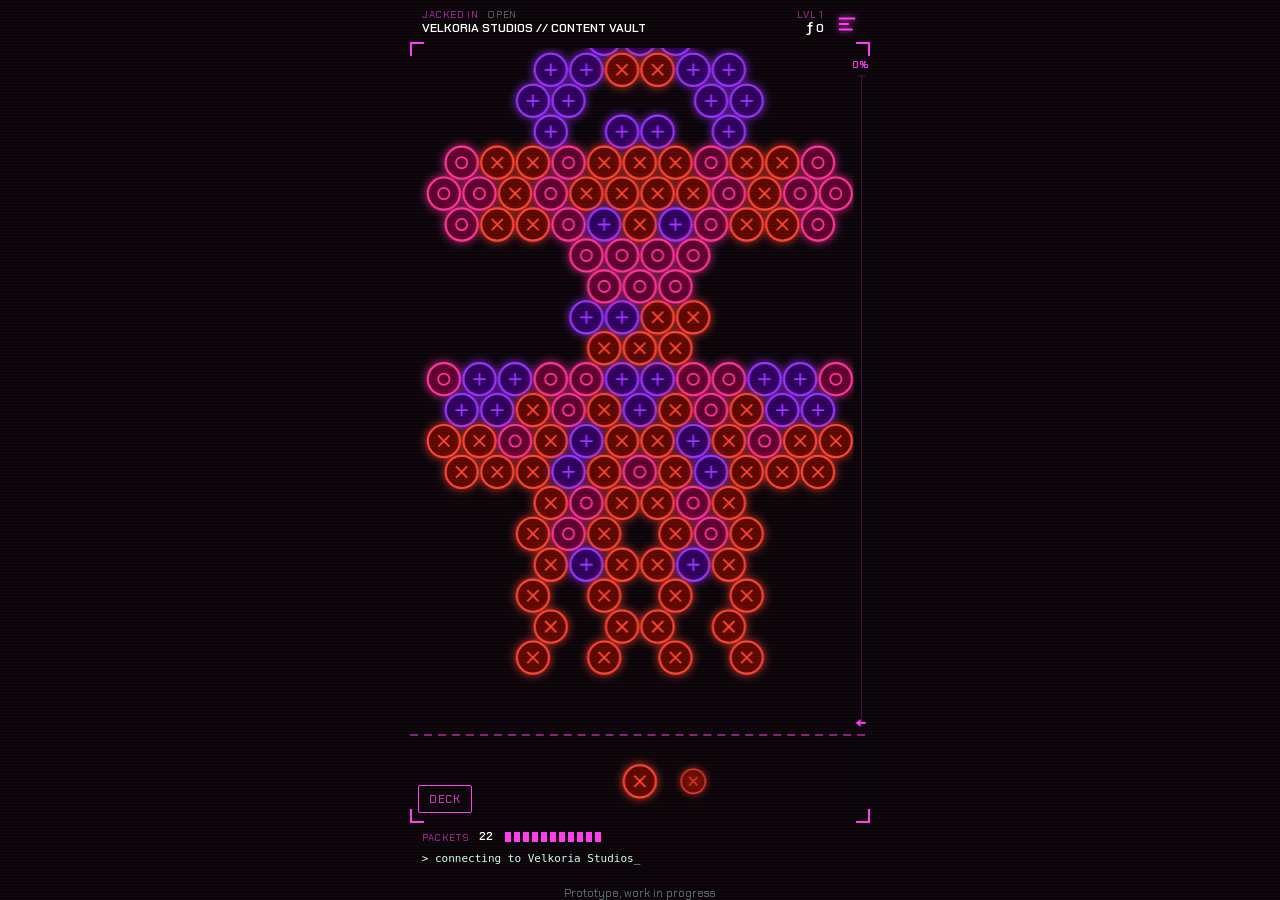
<file: index.html>
<!doctype html>
<html lang="en">
<head>
<meta charset="utf-8">
<meta name="viewport" content="width=device-width,initial-scale=1,maximum-scale=1,user-scalable=no">
<meta name="theme-color" content="#07080b">
<title>Splice</title>
<meta name="description" content="Endless cyberpunk bubble shooter. No ads, no accounts.">
<meta property="og:type" content="website">
<meta property="og:title" content="Splice">
<meta property="og:description" content="Break the ICE. Jack in, pop the colours, drop the rest. Endless cyberpunk bubble shooter. No ads, no accounts.">
<meta property="og:url" content="https://thomaslazar.github.io/splice/">
<meta property="og:image" content="https://thomaslazar.github.io/splice/icons/og.png">
<meta property="og:image:width" content="1200">
<meta property="og:image:height" content="630">
<meta name="twitter:card" content="summary_large_image">
<link rel="icon" href="icons/icon.svg" type="image/svg+xml">
<link rel="manifest" href="manifest.webmanifest">
<link rel="apple-touch-icon" href="icons/apple-touch-icon.png">
<meta name="apple-mobile-web-app-capable" content="yes">
<meta name="mobile-web-app-capable" content="yes">
<meta name="apple-mobile-web-app-title" content="Splice">
<meta name="apple-mobile-web-app-status-bar-style" content="black">
<link rel="preload" href="fonts/chakra-petch-latin-600.woff2" as="font" type="font/woff2" crossorigin>
<link rel="stylesheet" href="style.css">
<script type="module" src="src/ui.js"></script>
</head>
<body>
<main id="deck">
<header id="hud"><div class="l"><small><span id="jack"></span><span id="sec"></span><span id="ice"></span></small><b id="host"></b></div><div class="r"><small id="lvl"></small><b id="score"></b></div><button id="menuBtn"><svg viewBox="0 0 24 24" width="22" height="22" fill="none" stroke="currentColor" stroke-width="2"><path d="M3 6h18M3 12h11M3 18h15"/></svg></button></header>
<canvas id="strip"></canvas>
<div id="frame"><canvas id="board"></canvas><button id="deckBtn"></button><div id="drawer" hidden></div></div>
<div id="bar"><small id="pk"></small><b id="shots"></b><span id="segs"></span></div>
<div id="log"></div>
</main>
<p id="wip"></p>
<div id="alert" hidden></div>
<div id="turn"><p id="turnText"></p></div>
<div id="load" hidden><div class="card"><h2 id="loadT"></h2><p id="loadM"></p></div></div>
<div id="sheet" hidden><div class="card"><h2 id="sheetT"></h2><p id="sheetP" hidden></p><button id="sheetB"></button><button id="sheetO" hidden></button><button id="sheetC" hidden></button></div></div>
<div id="menu" hidden>
<nav id="tabs"><button data-tab="run"></button><button data-tab="shop"></button><button data-tab="music"></button><button data-tab="info"></button></nav>
<section data-tab="run">
<div class="row"><span id="curL"></span><b id="curN"></b></div>
<div class="row"><span id="bestL"></span><b id="bestN"></b></div>
<button id="mRestart"></button>
<button id="mBack"></button>
<button id="mOver"></button>
<p id="pickL"></p>
<div id="step"><button id="lvlDn"></button><input id="lvlIn" type="text" inputmode="numeric" autocomplete="off"><button id="lvlUp"></button></div>
<p id="pickHost"></p>
<button id="mPlay"></button>
<button id="mReset"></button>
</section>
<section data-tab="shop" hidden>
<small id="balL"></small>
<h2 id="balN"></h2>
<div id="shopList"></div>
</section>
<section data-tab="music" hidden>
<p id="jHost"></p>
<p id="jMeta"></p>
<div id="jStep"><button id="jDn"></button><input id="jIn" type="text" inputmode="numeric" autocomplete="off"><button id="jUp"></button></div>
<label class="pick"><span id="jIceL"></span><select id="jIce"></select></label>
<button id="jPlay" class="primary"></button>
<div id="jMood" class="seg"><button data-m="0"></button><button data-m="1"></button><button data-m="2"></button></div>
<div id="jEnds" class="seg"><button id="jWin"></button><button id="jLose"></button></div>
<p id="jWhere"></p>
<div id="jArr"></div>
<div id="jGrid"></div>
</section>
<section data-tab="settings" hidden>
<h2 id="sHead"></h2>
<label class="sw"><input id="sOn" type="checkbox"><span id="sMusic"></span></label>
<label class="vol"><span id="sVolL"></span><input id="sVol" type="range" min="0" max="100" step="5"></label>
<label class="sw"><input id="fOn" type="checkbox"><span id="fSfx"></span></label>
<label class="pick"><span id="iLang"></span><select id="iSel"></select></label>
<div id="plog"><h3 id="pHead"></h3><label id="pSw"><input id="pOn" type="checkbox"><span id="pTrack"></span></label><p id="pCount"></p><button id="pShare"></button><button id="pClear"></button></div>
</section>
<section data-tab="info" hidden>
<h2 id="iName"></h2>
<p id="iText"></p>
<p id="iHow"></p>
<button id="iSet"></button>
<button id="iShare"></button>
<a id="iSrc" class="btn" href="https://github.com/thomaslazar/splice" target="_blank" rel="noopener"></a>
<p id="iUrl" hidden></p>
<small id="iLic"></small>
<small id="iCred"></small>
</section>
<button id="mKeep" class="primary"></button>
</div>
<div id="demo" hidden><div class="card"><h2 id="demoN"></h2><span id="demoI"></span><canvas id="demoC"></canvas><p id="demoD"></p><button id="demoX"></button></div></div>
<div id="scan"></div>
</body>
</html>
</file>
<file: style.css>
/* Chakra Petch, SIL OFL 1.1: fonts/OFL.txt */
@font-face { font-family: 'Chakra Petch'; font-style: normal; font-weight: 400; font-display: swap;
  src: url(fonts/chakra-petch-latin-400.woff2) format('woff2'); unicode-range: U+0000-00FF,U+0131,U+0152-0153,U+02BB-02BC,U+02C6,U+02DA,U+02DC,U+0304,U+0308,U+0329,U+2000-206F,U+20AC,U+2122,U+2191,U+2193,U+2212,U+2215,U+FEFF,U+FFFD; }
@font-face { font-family: 'Chakra Petch'; font-style: normal; font-weight: 600; font-display: swap;
  src: url(fonts/chakra-petch-latin-600.woff2) format('woff2'); unicode-range: U+0000-00FF,U+0131,U+0152-0153,U+02BB-02BC,U+02C6,U+02DA,U+02DC,U+0304,U+0308,U+0329,U+2000-206F,U+20AC,U+2122,U+2191,U+2193,U+2212,U+2215,U+FEFF,U+FFFD; }
:root { --bg: #07080b; --fg: #cfe; --acc: #39ff88; --dim: #000a; }
html, body { margin: 0; height: 100%; background: var(--bg); color: var(--fg);
  font: 14px/1.3 'Chakra Petch', ui-monospace, Menlo, monospace; overscroll-behavior: none; touch-action: none;
  -webkit-user-select: none; user-select: none; }
body { display: flex; flex-direction: column; align-items: center; justify-content: center; }
#deck { max-width: 100%; }
small { display: block; font-size: 10px; letter-spacing: .08em; text-transform: uppercase; color: var(--acc); opacity: .7; }
/* header: "Jacked in" over the host label (wraps to two lines at most), level over score, restart */
#hud { box-sizing: border-box; padding: 8px 12px 6px; display: flex; gap: 12px; align-items: flex-end; }
#hud .l { flex: 1; min-width: 0; }
#hud .r { text-align: right; }
#hud b { display: block; font-weight: 600; font-size: 12px; color: #fff; }
/* active ICE: a small tag after "Jacked in" */
#ice:not(:empty) { margin-left: 8px; padding: 0 4px; border: 1px solid var(--acc); }
/* security tier: open grey, guarded accent, hardened amber, fortified red */
#sec { margin-left: 8px; color: #8a929c; } #sec[data-sec="1"] { color: var(--acc); }
#sec[data-sec="2"] { color: #ffb020; } #sec[data-sec="3"] { color: #ff2a4a; }
#hud #host { display: -webkit-box; -webkit-line-clamp: 2; -webkit-box-orient: vertical; overflow: hidden; }
/* menu button: the whole header height (44px or more) and the gap are the tap target; margins keep the layout */
#menuBtn { border: 0; align-self: stretch; display: flex; align-items: flex-end; margin: -10px -12px -6px -10px; padding: 0 12px 7px 10px; }
#menuBtn svg { filter: drop-shadow(0 0 3px var(--acc)); }
/* host strip: zero height until the ceiling is in view; ui.js sizes it */
#strip { height: 0; }
/* corner brackets around board and shooter zone, drawn over the canvas edges */
#frame { position: relative; padding: 6px 0; }
#frame::after { content: ""; position: absolute; inset: 0; pointer-events: none; --l: linear-gradient(var(--acc), var(--acc));
  background: var(--l) 0 0 / 14px 2px, var(--l) 0 0 / 2px 14px, var(--l) 100% 0 / 14px 2px, var(--l) 100% 0 / 2px 14px,
    var(--l) 0 100% / 14px 2px, var(--l) 0 100% / 2px 14px, var(--l) 100% 100% / 14px 2px, var(--l) 100% 100% / 2px 14px;
  background-repeat: no-repeat; }
/* packets bar: label, shots left, up to 20 segments */
#bar { padding: 6px 12px 4px; display: flex; gap: 10px; align-items: center; }
#bar b { font-weight: 600; font-size: 12px; color: #fff; min-width: 2ch; }
#segs { display: flex; gap: 3px; }
#segs i { width: 6px; height: 10px; background: var(--acc); opacity: .18; }
#segs i.on { opacity: 1; }
#bar[data-warn=low] b, #bar[data-warn=low] #pk { color: #ffb020; } #bar[data-warn=low] #segs i { background: #ffb020; }
#bar[data-warn=crit] b, #bar[data-warn=crit] #pk { color: #ff2a4a; } #bar[data-warn=crit] #segs i { background: #ff2a4a; }
#bar[data-warn=crit] { animation: pulse 1s ease-in-out infinite; }
@keyframes pulse { 50% { opacity: .45; } }
/* trace warning flash: once, centred, never blocks taps */
#alert { position: fixed; left: 0; right: 0; top: 40%; z-index: 20; pointer-events: none; text-align: center; padding: 14px 0;
  background: linear-gradient(90deg, transparent, rgba(0,0,0,.75) 20%, rgba(0,0,0,.75) 80%, transparent);
  font-size: 30px; font-weight: 600; letter-spacing: .12em; text-transform: uppercase; color: #ffb020; text-shadow: 0 0 18px #ffb020;
  animation: flash 2.8s ease-out forwards; }
#alert[data-kind=critical] { color: #ff2a4a; text-shadow: 0 0 18px #ff2a4a; }
#alert[data-kind=disrupted], #alert[data-kind=ice], #alert[data-kind=unlock], #alert[data-kind=breaker] { color: var(--acc); text-shadow: 0 0 18px var(--acc); }
#alert[data-kind=note] { font-size: 16px; color: var(--acc); text-shadow: 0 0 12px var(--acc); letter-spacing: .08em; }
#alert[hidden] { display: none; }
@keyframes flash { 0% { opacity: 0; transform: scale(1.25); } 6% { opacity: 1; transform: scale(1); } 11% { opacity: .35; } 16% { opacity: 1; } 85% { opacity: 1; } 100% { opacity: 0; } }
@media (prefers-reduced-motion: reduce) { #alert { animation: none; } }
/* phones held sideways: the board does not fit, so ask to turn upright (iOS ignores the manifest lock) */
#turn { display: none; }
@media (orientation: landscape) and (max-height: 500px) {
  #turn { display: flex; position: fixed; inset: 0; z-index: 100; align-items: center; justify-content: center; padding: 24px; background: var(--bg); }
  #turn p { margin: 0; max-width: 22em; text-align: center; font-size: 1.2rem; font-weight: 600; color: var(--fg); }
}
@media (prefers-reduced-motion: reduce) { #bar[data-warn=crit] { animation: none; } }
/* run log: two lines reserved */
#log { height: 2.8em; padding: 2px 12px; font: 11px/1.4 ui-monospace, Menlo, monospace; }
#log div { white-space: nowrap; overflow: hidden; text-overflow: ellipsis; }
#log .cur::after { content: "_"; animation: blink 1s steps(1) infinite; }
@media (prefers-reduced-motion: reduce) { #log .cur::after { animation: none; } }
/* scanlines over the whole screen; never takes taps */
#scan { position: fixed; inset: 0; z-index: 9; pointer-events: none;
  background: repeating-linear-gradient(transparent 0 2px, #ffffff06 2px 3px); }
button { background: transparent; color: var(--acc); border: 1px solid var(--acc); font: inherit; font-family: inherit; padding: 6px 10px;
  border-radius: 2px; cursor: pointer; }
canvas { display: block; touch-action: none; }
#wip { margin: 0; padding-top: 2px; font-size: 11px; opacity: .45; }
#sheet { position: fixed; inset: 0; z-index: 8; display: flex; align-items: center; justify-content: center; background: var(--dim); }
#sheet[hidden], #load[hidden] { display: none; }
#load { position: fixed; inset: 0; z-index: 8; display: flex; align-items: center; justify-content: center; background: var(--bg); }
#loadM { margin: 0; color: var(--fg); opacity: .8; }
#loadM::after { content: "_"; animation: blink 1s steps(1) infinite; }
@keyframes blink { 50% { opacity: 0; } }
@media (prefers-reduced-motion: reduce) { #loadM::after { animation: none; } }
.card { display: flex; flex-direction: column; align-items: center; gap: 16px; padding: 24px 32px;
  background: var(--bg); border: 1px solid var(--acc); }
.card h2 { margin: 0; font-size: 28px; color: var(--acc); text-shadow: 0 0 12px var(--acc); font-weight: normal; }
/* menu panel: full screen, solid, under the scanlines, over the sheet */
#menu { position: fixed; inset: 0; z-index: 8; background: var(--bg); display: flex; flex-direction: column; padding: 0 18px 18px; gap: 9px; overflow: hidden; }
#menu[hidden], #menu section[hidden] { display: none; }
#menu section { display: flex; flex-direction: column; gap: 9px; flex: 1; min-height: 0; overflow-y: auto; }
#menu section > * { flex: none; }
#menu button { width: 100%; padding: 10px; font-size: 12px; letter-spacing: .08em; text-transform: uppercase; }
#menu button[hidden] { display: none; }
#menu button.primary { background: var(--acc); color: var(--bg); font-weight: 600; flex: none; }
#tabs { display: flex; margin: 0 -18px 8px; border-bottom: 1px solid var(--acc); padding-top: 8px; }
#tabs button { flex: 1; width: auto; border: 0; border-radius: 0; padding: 10px 0; font-size: 11px; opacity: .5; border-bottom: 2px solid transparent; }
#tabs button.on { opacity: 1; border-bottom-color: var(--acc); }
#tabs button:disabled { opacity: .25; cursor: default; }
#menu .row { display: flex; justify-content: space-between; padding: 4px 0; border-bottom: 1px solid #ffffff14; }
#menu .row b { color: #fff; font-weight: 600; }
#menu p { margin: 8px 0 0; text-align: center; font-size: 12px; opacity: .8; }
#step, #jStep { display: flex; gap: 6px; justify-content: center; }
#step button, #jStep button { width: auto; padding: 9px 16px; }
#lvlIn, #jIn { width: 6ch; box-sizing: content-box; text-align: center; font: inherit; font-size: 16px; color: #fff; background: transparent;
  border: 1px solid var(--acc); border-radius: 2px; padding: 8px 12px; -webkit-user-select: text; user-select: text; }
#pickHost { margin-top: 0; min-height: 1.3em; }
#menu h2 { margin: 0; text-align: center; font-size: 28px; color: var(--acc); text-shadow: 0 0 12px var(--acc); font-weight: normal; }
#iHow { white-space: pre-line; }
#iUrl { -webkit-user-select: text; user-select: text; word-break: break-all; opacity: 1; }
#menu small { text-align: center; opacity: .55; font-size: 11px; }
#menu a.btn { display: block; box-sizing: border-box; text-align: center; padding: 10px; font-size: 12px; letter-spacing: .08em; text-transform: uppercase; color: var(--acc); border: 1px solid var(--acc); text-decoration: none; }
.pick { display: flex; justify-content: space-between; align-items: center; gap: 12px; font-size: 12px; }
.pick select { font: inherit; font-size: 14px; color: #fff; background: var(--bg); border: 1px solid var(--acc); border-radius: 2px; padding: 7px 10px; }
#sheetP { margin: 0; max-width: 22em; text-align: center; opacity: .8; }
#sheetP[hidden], #sheetO[hidden] { display: none; }
#sheetP .loot { display: flex; align-items: center; justify-content: center; gap: 8px; margin-top: 8px; color: #fff; }
#hud b.dim { opacity: .5; }
#score.up { animation: fragUp .2s ease-out; }   /* a fallen bubble counts up */
@keyframes fragUp { from { color: var(--acc); text-shadow: 0 0 6px currentColor; } }
@media (prefers-reduced-motion: reduce) { #score.up { animation: none; } }
/* deck: button over the shooter strip (bottom left), drawer above it */
#deckBtn { position: absolute; left: 8px; bottom: 10px; z-index: 5; padding: 6px 10px; font-size: 11px; letter-spacing: .08em; text-transform: uppercase; background: var(--bg); }
#drawer { position: absolute; left: 8px; bottom: 48px; z-index: 5; display: flex; flex-direction: column; gap: 4px; padding: 6px; min-width: 190px; max-height: 60%; overflow-y: auto;
  background: var(--bg); border: 1px solid var(--acc); }
#drawer[hidden] { display: none; }
#drawer small { text-align: center; }
#drawer button { display: flex; align-items: center; gap: 8px; width: 100%; padding: 5px 8px; font-size: 12px; }
#drawer button:disabled { opacity: .3; cursor: default; }
#drawer button span { flex: 1; text-align: left; }
#drawer button b { color: #fff; font-weight: 600; }
#drawer svg { flex: none; }
#drawer button.shop { justify-content: center; }
/* shop and demo */
#balL { opacity: .55; }
#balN { font-size: 32px; }
#shopList { display: flex; flex-direction: column; }
.shopRow { display: flex; align-items: center; gap: 10px; padding: 8px 0; border-bottom: 1px solid #ffffff14; cursor: pointer; }
.shopRow.lock { opacity: .4; }
.shopRow > svg { flex: none; }
.shopRow > div { flex: 1; min-width: 0; display: flex; flex-direction: column; gap: 2px; }
.shopRow b { color: #fff; font-weight: 600; font-size: 13px; }
.shopRow small { text-align: left; font-size: 11px; text-transform: none; letter-spacing: 0; opacity: .75; }
.shopRow > span { flex: none; font-size: 12px; }
#menu .shopRow button { width: auto; flex: none; min-width: 64px; padding: 8px 10px; }
#menu .shopRow button:disabled { opacity: .35; cursor: default; }
#demo { position: fixed; inset: 0; z-index: 9; background: #000c; display: flex; align-items: center; justify-content: center; padding: 16px; }
#demo[hidden] { display: none; }
#demo .card { max-width: 100%; align-items: center; }
#demo canvas { max-width: 100%; border: 1px solid #ffffff22; }
#demo canvas[hidden] { display: none; }
#demoD { margin: 0; text-align: center; }
#plog { margin-top: 28px; display: flex; flex-direction: column; gap: 8px; }
#plog h3 { margin: 0; font-size: 12px; letter-spacing: .12em; text-transform: uppercase; opacity: .75; }
#plog p { margin: 0; font-size: 12px; opacity: .75; }
#pSw, .sw { display: flex; align-items: center; gap: 10px; cursor: pointer; }
#pOn, .sw input { width: 20px; height: 20px; accent-color: currentColor; margin: 0; }
#menu #plog button:disabled { opacity: .35; cursor: default; }
#menu #mReset { margin-top: 28px; border-color: #ff2a4a; color: #ff2a4a; }
/* music tab: a player for any reached level's track; --acc is the picked level's accent */
#menu section[data-tab="music"] { gap: 10px; }
#jHost { margin: 4px 0 0; font-size: 18px; line-height: 1.2; color: var(--acc); text-shadow: 0 0 12px var(--acc); opacity: 1; overflow-wrap: anywhere; }
#jMeta { margin: 0; }
#jMeta b { color: #fff; font-weight: 600; }
#menu .seg { display: flex; }
#menu .seg button { flex: 1; width: auto; border-radius: 0; padding: 10px 4px; font-size: 11px; }
#menu .seg button + button { border-left: 0; }
#jMood button.on[data-m="0"] { color: var(--acc); border-color: var(--acc); }
#jMood button.on[data-m="1"] { color: #ffb020; border-color: #ffb020; }
#jMood button.on[data-m="2"] { color: #ff2a4a; border-color: #ff2a4a; }
#jMood button:not(.on) { opacity: .6; }
#jWhere { margin: 6px 0 0; min-height: 1.45em; }
#jWhere b { color: #fff; font-weight: 600; }
#jArr { display: flex; gap: 3px; }
#jArr i { flex: 1; height: 3px; background: #ffffff1c; }
#jArr i.now { background: var(--acc); box-shadow: 0 0 6px var(--acc); }
#jGrid { display: grid; grid-template-columns: 48px repeat(16, 1fr); gap: 3px; align-items: center; }
#jGrid span { font-size: 10px; letter-spacing: .04em; opacity: .7; }
#jGrid span.off { opacity: .3; }
#jGrid i { aspect-ratio: 1; background: #ffffff0a; border-radius: 1px; }
#jGrid i.on { background: color-mix(in srgb, var(--acc) calc(var(--v) * 70%), #ffffff14); }
#jGrid i.off.on { background: #ffffff22; }
#jGrid i.now { box-shadow: 0 0 0 1px var(--acc); }
#jGrid i.now.on:not(.off) { background: var(--acc); box-shadow: 0 0 8px var(--acc); }
.sw { font-size: 14px; }
.vol { display: flex; align-items: center; gap: 10px; font-size: 14px; }
.vol input { flex: 1; min-width: 0; accent-color: currentColor; margin: 0; }
</file>
